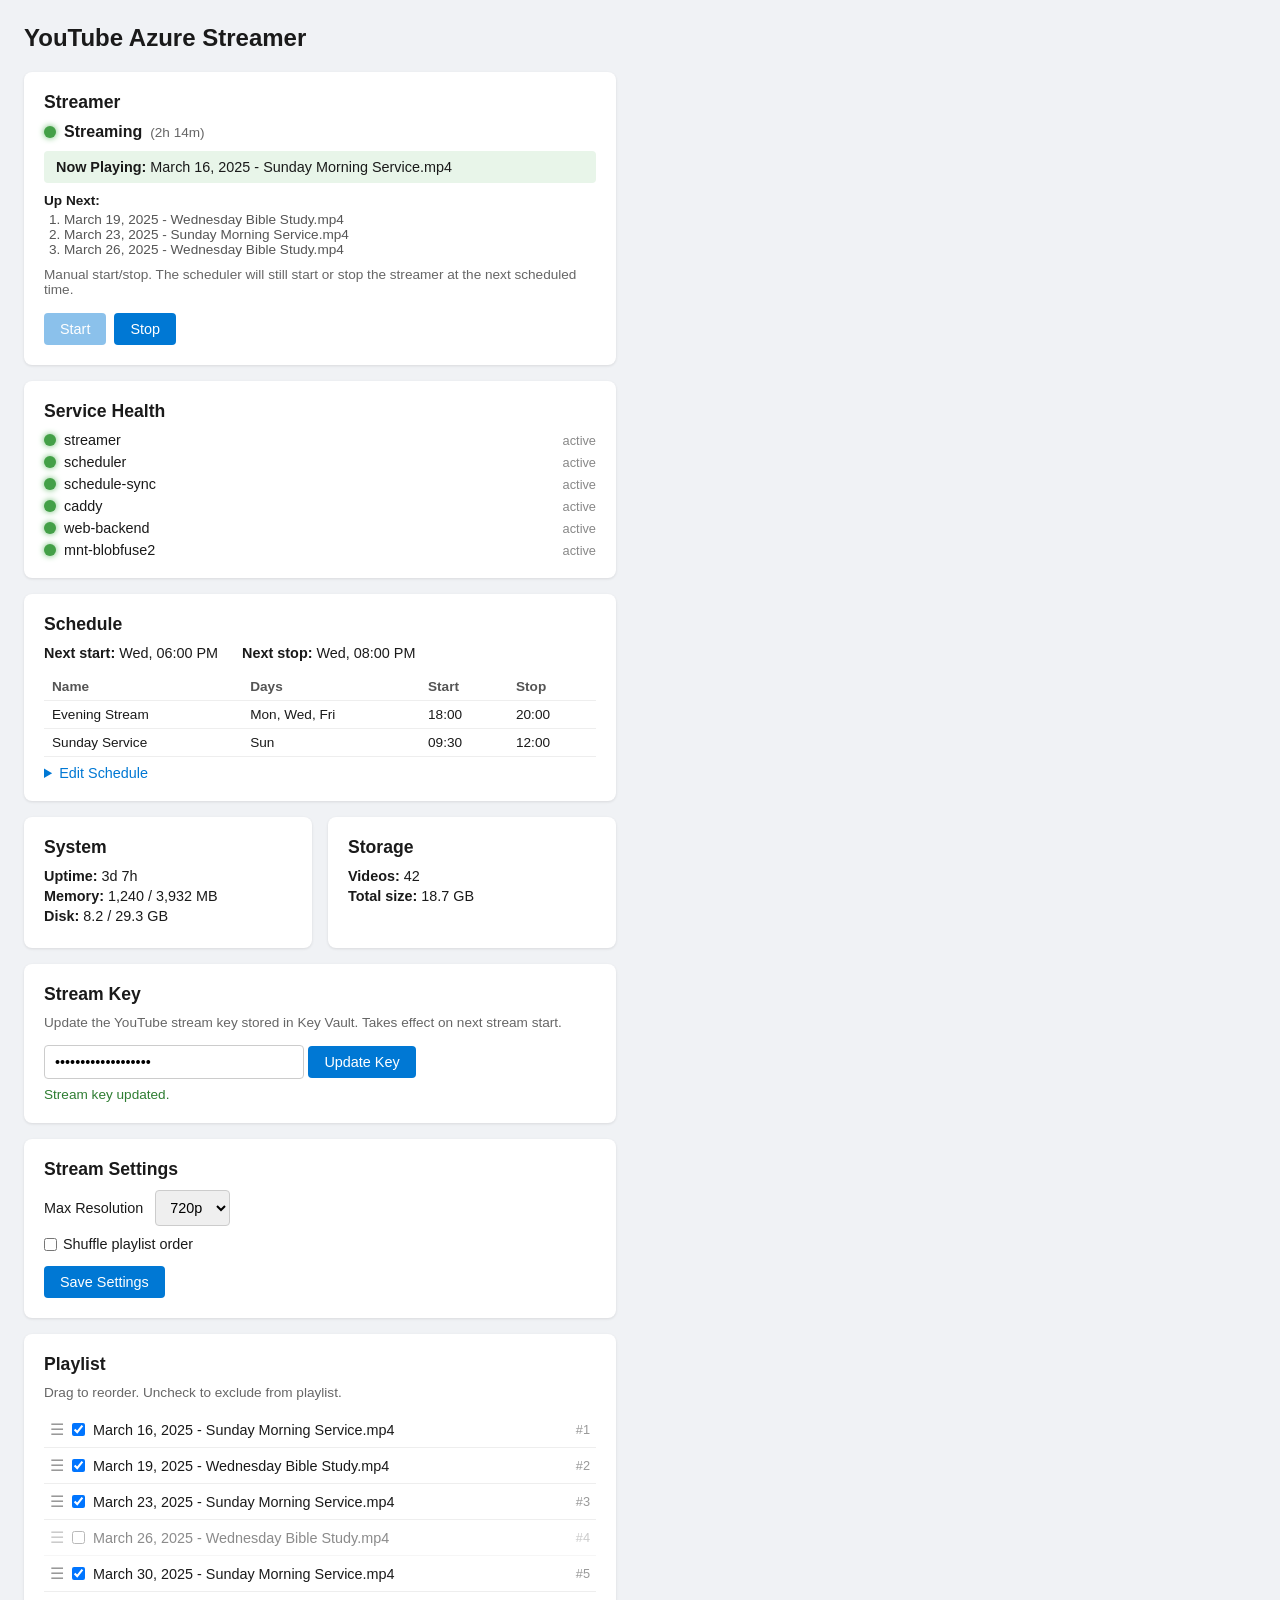
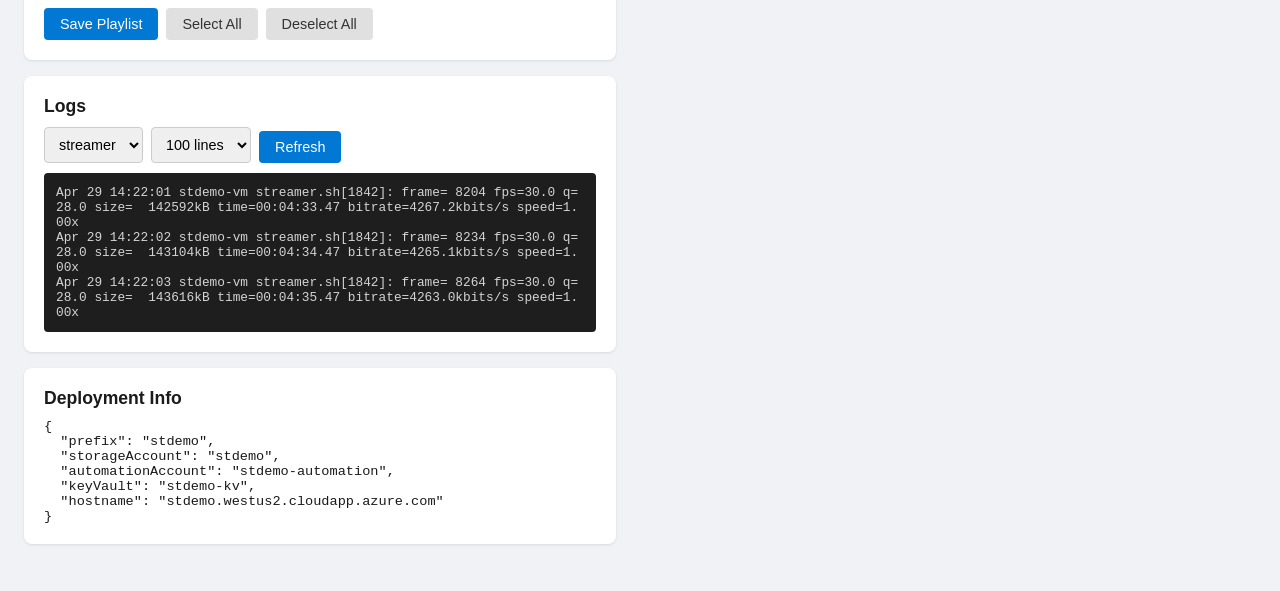
<file: docs/mockup.html>
<!DOCTYPE html>
<html lang="en">
<head>
  <meta charset="UTF-8">
  <meta name="viewport" content="width=device-width, initial-scale=1.0">
  <title>YT Azure Streamer — Mockup</title>
  <style>
    * { box-sizing: border-box; margin: 0; padding: 0; }
    body {
      font-family: -apple-system, BlinkMacSystemFont, 'Segoe UI', Roboto, sans-serif;
      margin: 0; padding: 24px; background: #f0f2f5; color: #1a1a1a;
      max-width: 640px;
    }
    h1 { margin-bottom: 20px; font-size: 1.5rem; }
    h2 { font-size: 1.1rem; margin-bottom: 10px; }
    .card { background: #fff; padding: 20px; border-radius: 8px; box-shadow: 0 1px 3px rgba(0,0,0,.1); max-width: 600px; margin-bottom: 16px; }
    .hint { font-size: 0.85rem; color: #666; margin-bottom: 12px; }
    input[type="password"], input[type="text"], select {
      padding: 8px 10px; border: 1px solid #ccc; border-radius: 4px; font-size: 0.9rem;
    }
    input[type="password"] { width: 260px; }
    input[type="time"] { padding: 6px 8px; border: 1px solid #ccc; border-radius: 4px; font-size: 0.85rem; }
    label { display: block; margin-bottom: 10px; font-size: 0.9rem; }
    label select { margin-left: 8px; }
    .checkbox-label { display: flex; align-items: center; gap: 6px; }
    button {
      padding: 8px 16px; border: none; border-radius: 4px; background: #0078d4;
      color: #fff; font-size: 0.9rem; cursor: pointer; margin-top: 4px;
    }
    button:hover:not(:disabled) { background: #106ebe; }
    button:disabled { opacity: .45; cursor: default; }
    button.secondary { background: #e0e0e0; color: #333; }
    .status { font-size: 0.85rem; min-height: 1.2em; margin-top: 8px; }
    .status.ok { color: #2e7d32; }
    .streamer-status { display: flex; align-items: center; gap: 8px; margin-bottom: 10px; font-size: 1rem; font-weight: 600; }
    .indicator { width: 12px; height: 12px; border-radius: 50%; display: inline-block; }
    .indicator.on { background: #43a047; box-shadow: 0 0 6px #66bb6a; }
    .indicator.off { background: #9e9e9e; }
    .uptime { font-weight: 400; font-size: 0.85rem; color: #666; }
    .streamer-controls { display: flex; gap: 8px; }
    .now-playing { background: #e8f5e9; padding: 8px 12px; border-radius: 4px; margin-bottom: 10px; font-size: 0.9rem; }
    .up-next { margin-bottom: 10px; font-size: 0.85rem; }
    .up-next ol { margin: 4px 0 0 20px; padding: 0; color: #555; }
    .health-grid { display: flex; flex-direction: column; gap: 6px; }
    .health-item { display: flex; align-items: center; gap: 8px; font-size: 0.9rem; }
    .health-state { color: #888; font-size: 0.8rem; margin-left: auto; }
    .schedule-next { display: flex; gap: 24px; margin-bottom: 12px; font-size: 0.9rem; }
    .schedule-table { width: 100%; border-collapse: collapse; font-size: 0.85rem; margin-bottom: 8px; }
    .schedule-table th, .schedule-table td { text-align: left; padding: 6px 8px; border-bottom: 1px solid #eee; }
    .schedule-table th { font-weight: 600; color: #555; }
    .card-row { display: flex; gap: 16px; max-width: 600px; margin-bottom: 16px; }
    .card-row .card { flex: 1; margin-bottom: 0; }
    .stat-row { font-size: 0.9rem; margin-bottom: 4px; }
    #video-list { list-style: none; max-height: 200px; overflow-y: auto; margin-bottom: 12px; }
    #video-list li { display: flex; align-items: center; gap: 8px; padding: 8px 6px; border-bottom: 1px solid #eee; cursor: grab; user-select: none; }
    #video-list li.disabled { opacity: .5; }
    .grip { color: #999; font-size: 1rem; flex-shrink: 0; }
    .video-name { flex: 1; font-size: 0.9rem; overflow: hidden; text-overflow: ellipsis; white-space: nowrap; }
    .video-num { font-size: 0.8rem; color: #999; flex-shrink: 0; }
    .playlist-actions { display: flex; gap: 8px; flex-wrap: wrap; }
    .log-controls { display: flex; gap: 8px; align-items: center; margin-bottom: 10px; flex-wrap: wrap; }
    .log-output { background: #1e1e1e; color: #d4d4d4; padding: 12px; border-radius: 4px; font-size: 0.8rem; max-height: 160px; overflow-y: auto; white-space: pre-wrap; word-break: break-all; font-family: 'Cascadia Code', 'Fira Code', 'Consolas', monospace; }
    pre { font-size: 0.85rem; white-space: pre-wrap; word-break: break-all; }
    details { margin-top: 8px; }
    summary { cursor: pointer; font-size: 0.9rem; color: #0078d4; }
  </style>
</head>
<body>
  <h1>YouTube Azure Streamer</h1>

  <!-- Streamer -->
  <div class="card">
    <h2>Streamer</h2>
    <div class="streamer-status">
      <span class="indicator on"></span>
      <span>Streaming</span>
      <span class="uptime">(2h 14m)</span>
    </div>
    <div class="now-playing">
      <strong>Now Playing:</strong> March 16, 2025 - Sunday Morning Service.mp4
    </div>
    <div class="up-next">
      <strong>Up Next:</strong>
      <ol>
        <li>March 19, 2025 - Wednesday Bible Study.mp4</li>
        <li>March 23, 2025 - Sunday Morning Service.mp4</li>
        <li>March 26, 2025 - Wednesday Bible Study.mp4</li>
      </ol>
    </div>
    <p class="hint">Manual start/stop. The scheduler will still start or stop the streamer at the next scheduled time.</p>
    <div class="streamer-controls">
      <button disabled>Start</button>
      <button>Stop</button>
    </div>
  </div>

  <!-- Service Health -->
  <div class="card">
    <h2>Service Health</h2>
    <div class="health-grid">
      <div class="health-item"><span class="indicator on"></span><span>streamer</span><span class="health-state">active</span></div>
      <div class="health-item"><span class="indicator on"></span><span>scheduler</span><span class="health-state">active</span></div>
      <div class="health-item"><span class="indicator on"></span><span>schedule-sync</span><span class="health-state">active</span></div>
      <div class="health-item"><span class="indicator on"></span><span>caddy</span><span class="health-state">active</span></div>
      <div class="health-item"><span class="indicator on"></span><span>web-backend</span><span class="health-state">active</span></div>
      <div class="health-item"><span class="indicator on"></span><span>mnt-blobfuse2</span><span class="health-state">active</span></div>
    </div>
  </div>

  <!-- Schedule -->
  <div class="card">
    <h2>Schedule</h2>
    <div class="schedule-next">
      <span><strong>Next start:</strong> Wed, 06:00 PM</span>
      <span><strong>Next stop:</strong> Wed, 08:00 PM</span>
    </div>
    <table class="schedule-table">
      <tr><th>Name</th><th>Days</th><th>Start</th><th>Stop</th></tr>
      <tr><td>Evening Stream</td><td>Mon, Wed, Fri</td><td>18:00</td><td>20:00</td></tr>
      <tr><td>Sunday Service</td><td>Sun</td><td>09:30</td><td>12:00</td></tr>
    </table>
    <details>
      <summary>Edit Schedule</summary>
    </details>
  </div>

  <!-- System / Storage -->
  <div class="card-row">
    <div class="card">
      <h2>System</h2>
      <div class="stat-row"><strong>Uptime:</strong> 3d 7h</div>
      <div class="stat-row"><strong>Memory:</strong> 1,240 / 3,932 MB</div>
      <div class="stat-row"><strong>Disk:</strong> 8.2 / 29.3 GB</div>
    </div>
    <div class="card">
      <h2>Storage</h2>
      <div class="stat-row"><strong>Videos:</strong> 42</div>
      <div class="stat-row"><strong>Total size:</strong> 18.7 GB</div>
    </div>
  </div>

  <!-- Stream Key -->
  <div class="card">
    <h2>Stream Key</h2>
    <p class="hint">Update the YouTube stream key stored in Key Vault. Takes effect on next stream start.</p>
    <form onsubmit="return false">
      <input type="password" placeholder="Enter new stream key" value="xxxx-xxxx-xxxx-xxxx">
      <button type="submit">Update Key</button>
    </form>
    <div class="status ok">Stream key updated.</div>
  </div>

  <!-- Stream Settings -->
  <div class="card">
    <h2>Stream Settings</h2>
    <form onsubmit="return false">
      <label>Max Resolution
        <select><option>720p</option></select>
      </label>
      <label class="checkbox-label">
        <input type="checkbox"> Shuffle playlist order
      </label>
      <button type="submit">Save Settings</button>
    </form>
  </div>

  <!-- Playlist -->
  <div class="card">
    <h2>Playlist</h2>
    <p class="hint">Drag to reorder. Uncheck to exclude from playlist.</p>
    <ul id="video-list">
      <li><span class="grip">☰</span><input type="checkbox" checked><span class="video-name">March 16, 2025 - Sunday Morning Service.mp4</span><span class="video-num">#1</span></li>
      <li><span class="grip">☰</span><input type="checkbox" checked><span class="video-name">March 19, 2025 - Wednesday Bible Study.mp4</span><span class="video-num">#2</span></li>
      <li><span class="grip">☰</span><input type="checkbox" checked><span class="video-name">March 23, 2025 - Sunday Morning Service.mp4</span><span class="video-num">#3</span></li>
      <li class="disabled"><span class="grip">☰</span><input type="checkbox"><span class="video-name">March 26, 2025 - Wednesday Bible Study.mp4</span><span class="video-num">#4</span></li>
      <li><span class="grip">☰</span><input type="checkbox" checked><span class="video-name">March 30, 2025 - Sunday Morning Service.mp4</span><span class="video-num">#5</span></li>
    </ul>
    <div class="playlist-actions">
      <button>Save Playlist</button>
      <button class="secondary">Select All</button>
      <button class="secondary">Deselect All</button>
    </div>
  </div>

  <!-- Logs -->
  <div class="card">
    <h2>Logs</h2>
    <div class="log-controls">
      <select><option>streamer</option></select>
      <select><option>100 lines</option></select>
      <button>Refresh</button>
    </div>
    <pre class="log-output">Apr 29 14:22:01 stdemo-vm streamer.sh[1842]: frame= 8204 fps=30.0 q=28.0 size=  142592kB time=00:04:33.47 bitrate=4267.2kbits/s speed=1.00x
Apr 29 14:22:02 stdemo-vm streamer.sh[1842]: frame= 8234 fps=30.0 q=28.0 size=  143104kB time=00:04:34.47 bitrate=4265.1kbits/s speed=1.00x
Apr 29 14:22:03 stdemo-vm streamer.sh[1842]: frame= 8264 fps=30.0 q=28.0 size=  143616kB time=00:04:35.47 bitrate=4263.0kbits/s speed=1.00x</pre>
  </div>

  <!-- Deployment Info -->
  <div class="card">
    <h2>Deployment Info</h2>
    <pre>{
  "prefix": "stdemo",
  "storageAccount": "stdemo",
  "automationAccount": "stdemo-automation",
  "keyVault": "stdemo-kv",
  "hostname": "stdemo.westus2.cloudapp.azure.com"
}</pre>
  </div>
</body>
</html>
</file>
